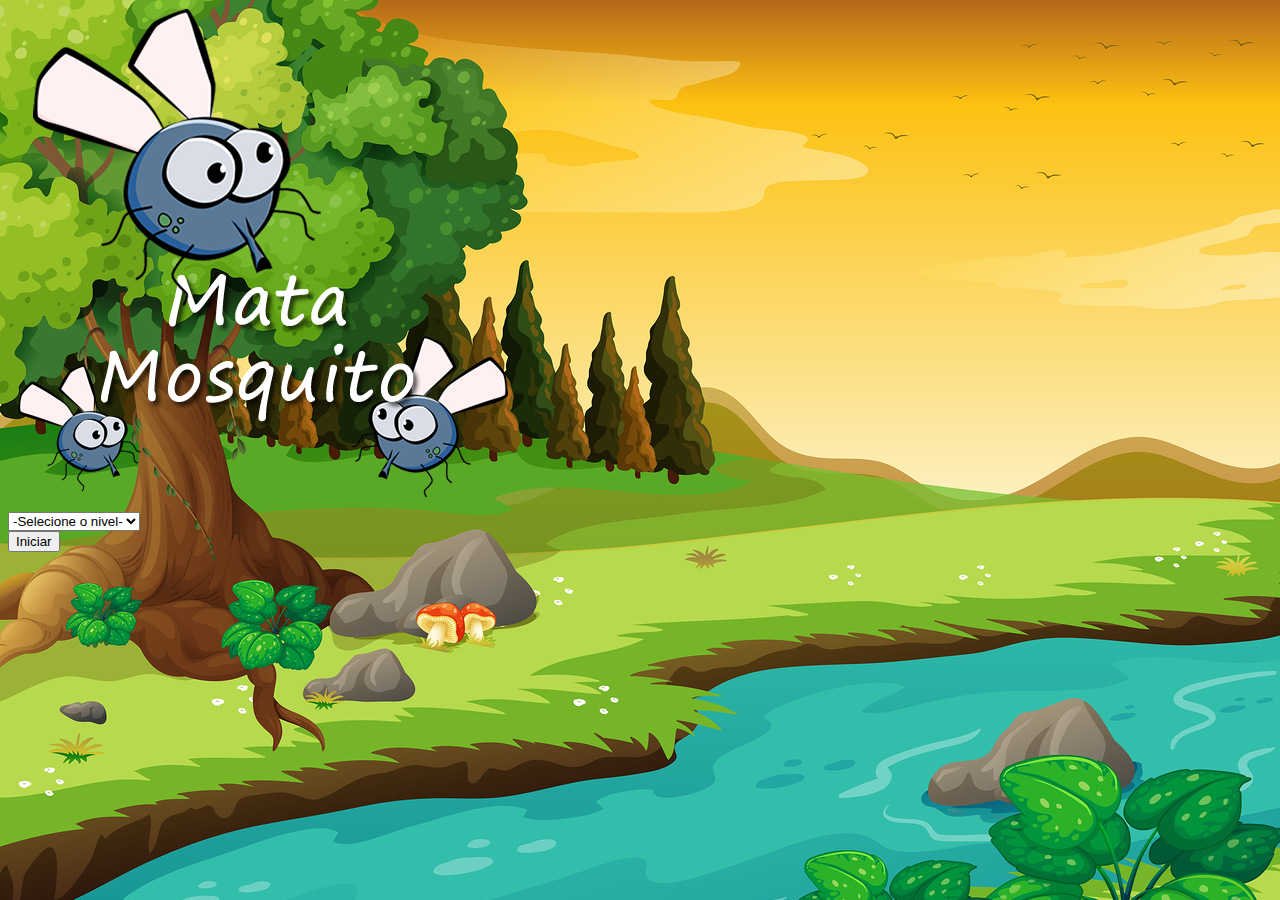
<file: index.html>
<!DOCTYPE html>
<html lang="en">
<head>
    <meta charset="UTF-8">
    <meta name="viewport" content="width=device-width, initial-scale=1.0">
    <title>Mata Mosquito</title>
    <link href="https://cdn.jsdelivr.net/npm/bootstrap@5.3.2/dist/css/bootstrap.min.css" rel="stylesheet" integrity="sha384-T3c6CoIi6uLrA9TneNEoa7RxnatzjcDSCmG1MXxSR1GAsXEV/Dwwykc2MPK8M2HN" crossorigin="anonymous">
    <link rel="stylesheet" href="estilo.css">

    <script>
        function iniciarJogo(){
            var nivel = document.getElementById("nivel").value

            if(nivel === ""){
                alert("Selecione um nivel valido!")
                return false
            }

            window.location.href = "app.html?" + nivel
            
        }
    </script>
</head>
<body>
    <div class="container">
        <div class="row">
            <div class="col">
                <div class="d-flex justify-content-center">
                    <img src="imagens/game.png" />
                </div>
            </div>
        </div>

        <div class="row">
            <div class="col">
                <div class="d-flex justify-content-center">
                    <div class="mb-2">
                        <select class="form-control" id="nivel">
                            <option value="">-Selecione o nivel-</option>
                            <option value="normal">Normal</option>
                            <option value="dificil">Dificil</option>
                            <option value="profisional">Profisional</option>
                        </select>
                    </div>
                </div>
            </div>
        </div>
    </div>


        <div class="row">
            <div class="col">
                <div class="d-flex justify-content-center">
                    <button type="button" class="btn btn-danger btn-lg" onclick="iniciarJogo()">Iniciar</button>
                </div>
            </div>
        </div>
    </div>

    <script src="https://cdn.jsdelivr.net/npm/bootstrap@5.3.2/dist/js/bootstrap.bundle.min.js" integrity="sha384-C6RzsynM9kWDrMNeT87bh95OGNyZPhcTNXj1NW7RuBCsyN/o0jlpcV8Qyq46cDfL" crossorigin="anonymous"></script>
</body>
</html>
</file>
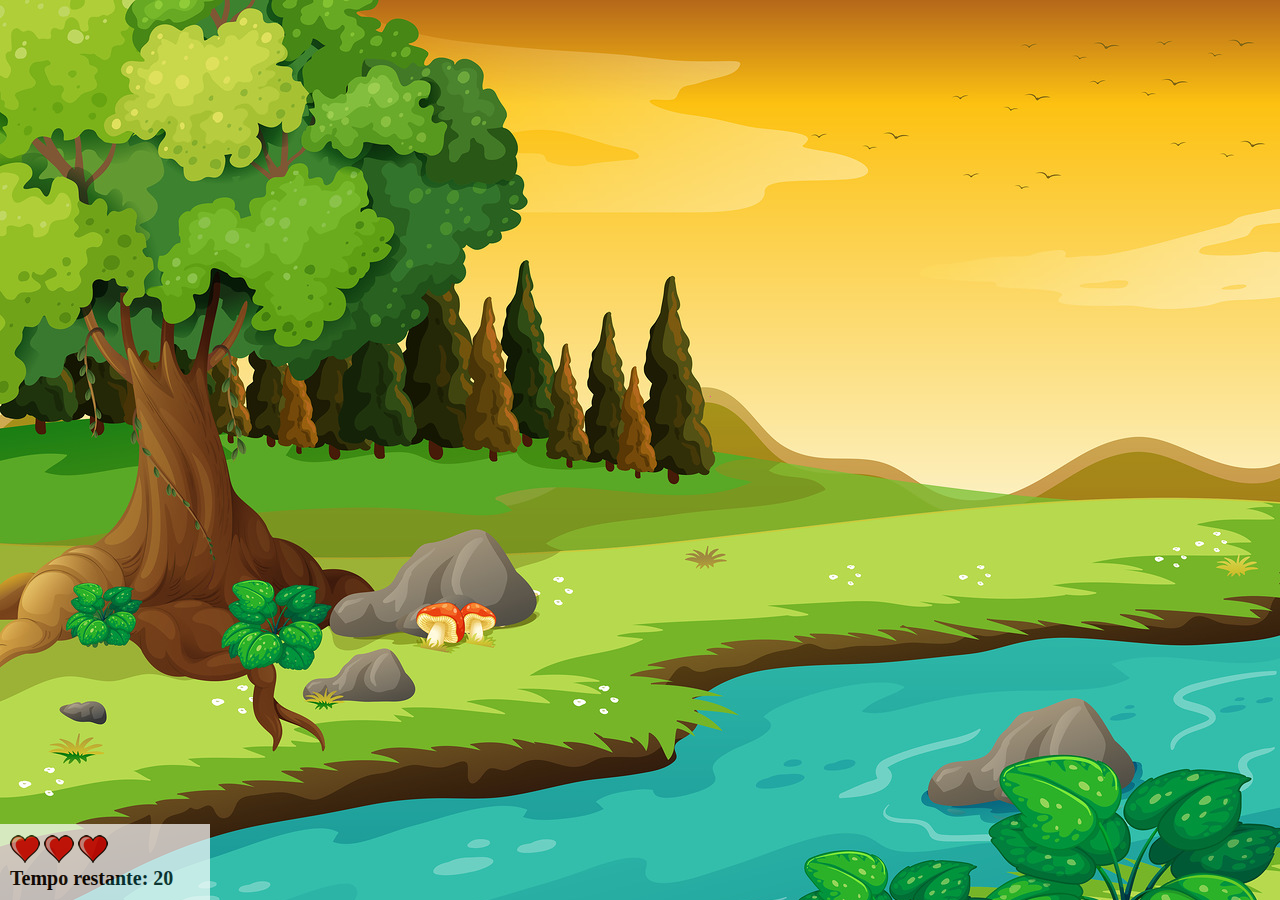
<file: app.html>
<!DOCTYPE html>
<html lang="en">
<head>
    <meta charset="UTF-8">
    <meta name="viewport" content="width=device-width, initial-scale=1.0">
    <link rel="stylesheet" href="estilo.css" />
    <title>Mata Mosquito</title>

    <script src="jogo.js"></script>
</head>
<body onresize="ajustaTamanhoPalcoJogo()">
    
    <div class="painel">
        <div class="vidas">
            <img id="v1" src="imagens/coracao_cheio.png" />
            <img id="v2" src="imagens/coracao_cheio.png" />
            <img id="v3" src="imagens/coracao_cheio.png" />
        </div>
        <div class="cronometro">
            Tempo restante: <span id="cronometro"></span>
        </div>
    </div>

    <script>
        document.getElementById("cronometro").innerHTML = tempo
        var criaMosquito = setInterval(function(){
            posicaoRandomica()
        }, criaMosquitoTempo)
        
    </script>
</body>
</html>
</file>
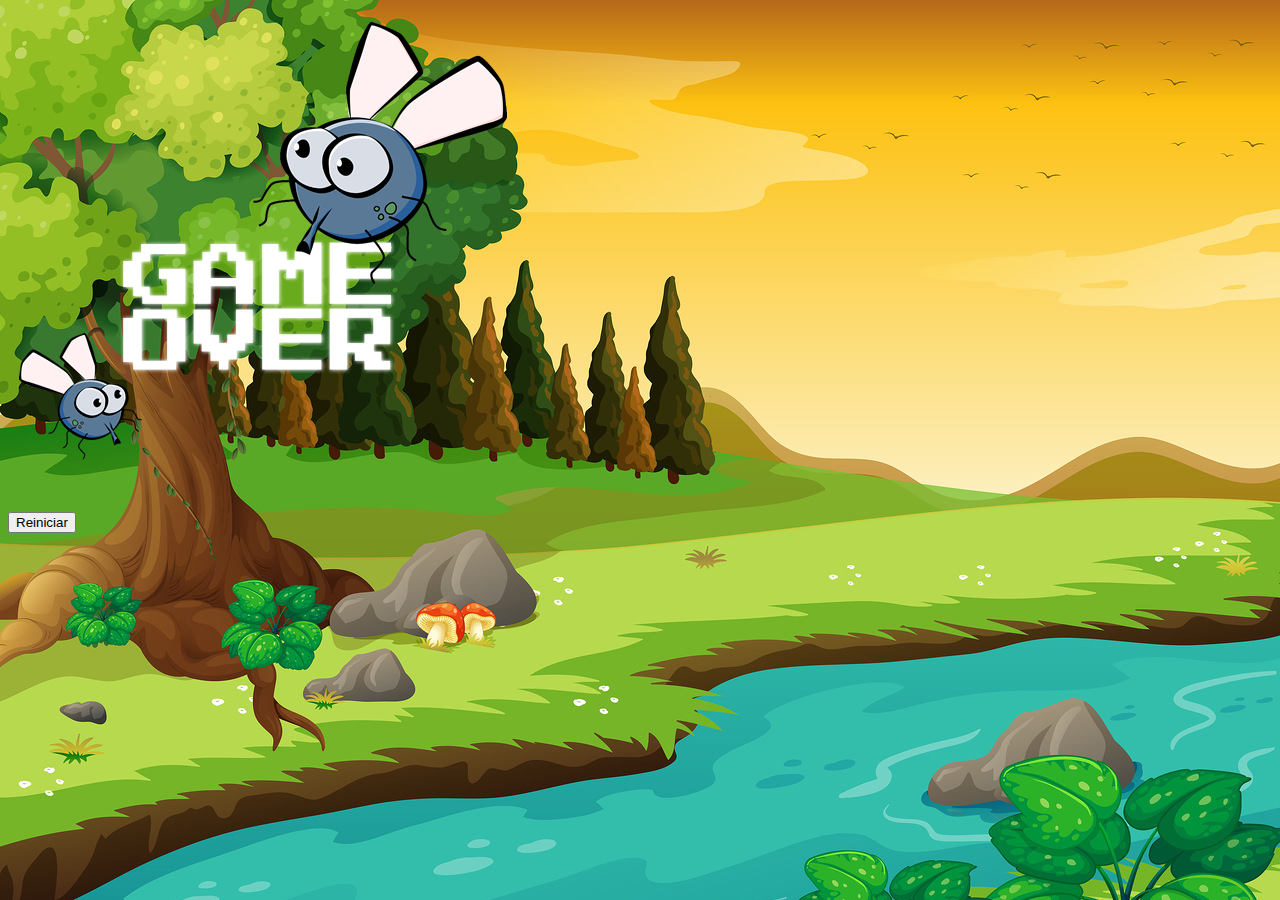
<file: fim_de_jogo.html>
<!DOCTYPE html>
<html lang="en">
<head>
    <meta charset="UTF-8">
    <meta name="viewport" content="width=device-width, initial-scale=1.0">
    <title>Game Over</title>
    <link href="https://cdn.jsdelivr.net/npm/bootstrap@5.3.2/dist/css/bootstrap.min.css" rel="stylesheet" integrity="sha384-T3c6CoIi6uLrA9TneNEoa7RxnatzjcDSCmG1MXxSR1GAsXEV/Dwwykc2MPK8M2HN" crossorigin="anonymous">
    <link rel="stylesheet" href="estilo.css">
</head>
<body>
    <div class="container">
        <div class="row">
            <div class="col">
                <div class="d-flex justify-content-center">
                    <img src="imagens/game_over.png" />
                </div>
            </div>
        </div>

        <div class="row">
            <div class="col">
                <div class="d-flex justify-content-center">
                    <button type="button" class="btn btn-dark btn-lg" onclick="window.location.href = 'index.html'">Reiniciar</button>
                </div>
            </div>
        </div>
    </div>

    <script src="https://cdn.jsdelivr.net/npm/bootstrap@5.3.2/dist/js/bootstrap.bundle.min.js" integrity="sha384-C6RzsynM9kWDrMNeT87bh95OGNyZPhcTNXj1NW7RuBCsyN/o0jlpcV8Qyq46cDfL" crossorigin="anonymous"></script>
</body>
</html>
</file>
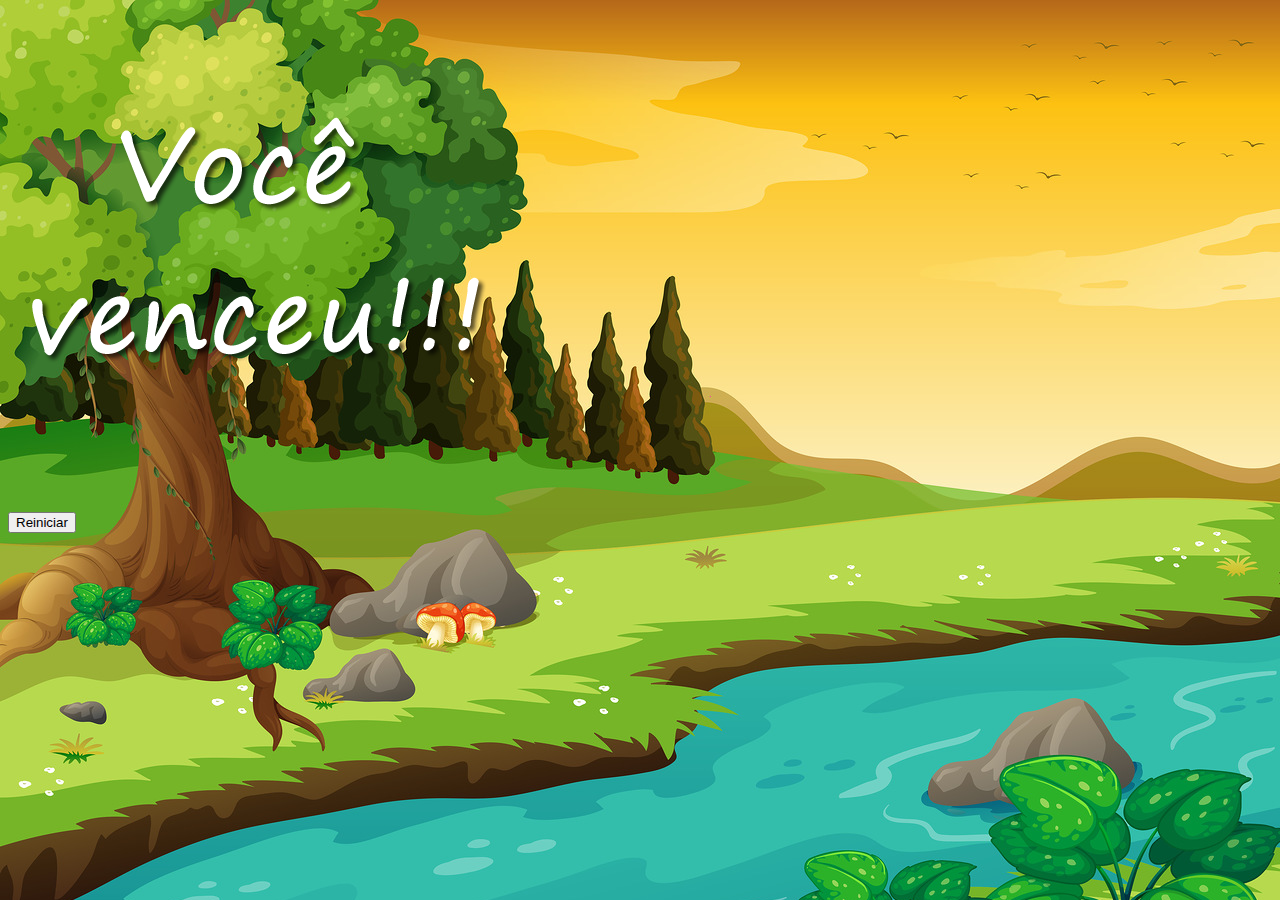
<file: vitoria.html>
<!DOCTYPE html>
<html lang="en">
<head>
    <meta charset="UTF-8">
    <meta name="viewport" content="width=device-width, initial-scale=1.0">
    <title>Vitoria</title>
    <link href="https://cdn.jsdelivr.net/npm/bootstrap@5.3.2/dist/css/bootstrap.min.css" rel="stylesheet" integrity="sha384-T3c6CoIi6uLrA9TneNEoa7RxnatzjcDSCmG1MXxSR1GAsXEV/Dwwykc2MPK8M2HN" crossorigin="anonymous">
    <link rel="stylesheet" href="estilo.css">
</head>
<body>
    <div class="container">
        <div class="row">
            <div class="col">
                <div class="d-flex justify-content-center">
                    <img src="imagens/vitoria.png" />
                </div>
            </div>
        </div>

        <div class="row">
            <div class="col">
                <div class="d-flex justify-content-center">
                    <button type="button" class="btn btn-dark btn-lg" onclick="window.location.href = 'index.html'">Reiniciar</button>
                </div>
            </div>
        </div>
    </div>

    <script src="https://cdn.jsdelivr.net/npm/bootstrap@5.3.2/dist/js/bootstrap.bundle.min.js" integrity="sha384-C6RzsynM9kWDrMNeT87bh95OGNyZPhcTNXj1NW7RuBCsyN/o0jlpcV8Qyq46cDfL" crossorigin="anonymous"></script>
</body>
</html>
</file>
<file: estilo.css>
html{
    cursor: url(imagens/mata_mosca.png) 30 30, auto ;
}

body{
    background-image: url(imagens/bg.jpg);
    background-repeat: no-repeat;
    background-size: 100%;
}

.mosquito1 {
    width: 50px;
    height: 50px;
}

.mosquito2{
    width: 70px;
    height: 70px;
}

.mosquito3{
    width: 90px;
    height: 90px;
}

.ladoA{
    transform: scaleX(1);
}

.ladoB{
    transform: scaleX(-1);
}

.painel{
    position: absolute;
    width: 190px;
    padding: 10px;
    left: 0px;
    bottom: 0px;
    border-top: solid 1px #fff;
    background-color: #fff;
    opacity: 0.7;
}

.vidas{
    float: left;
}

.cronometro{
    float: left;
    font-size: 20px;
    font-weight: bold;
}
</file>
